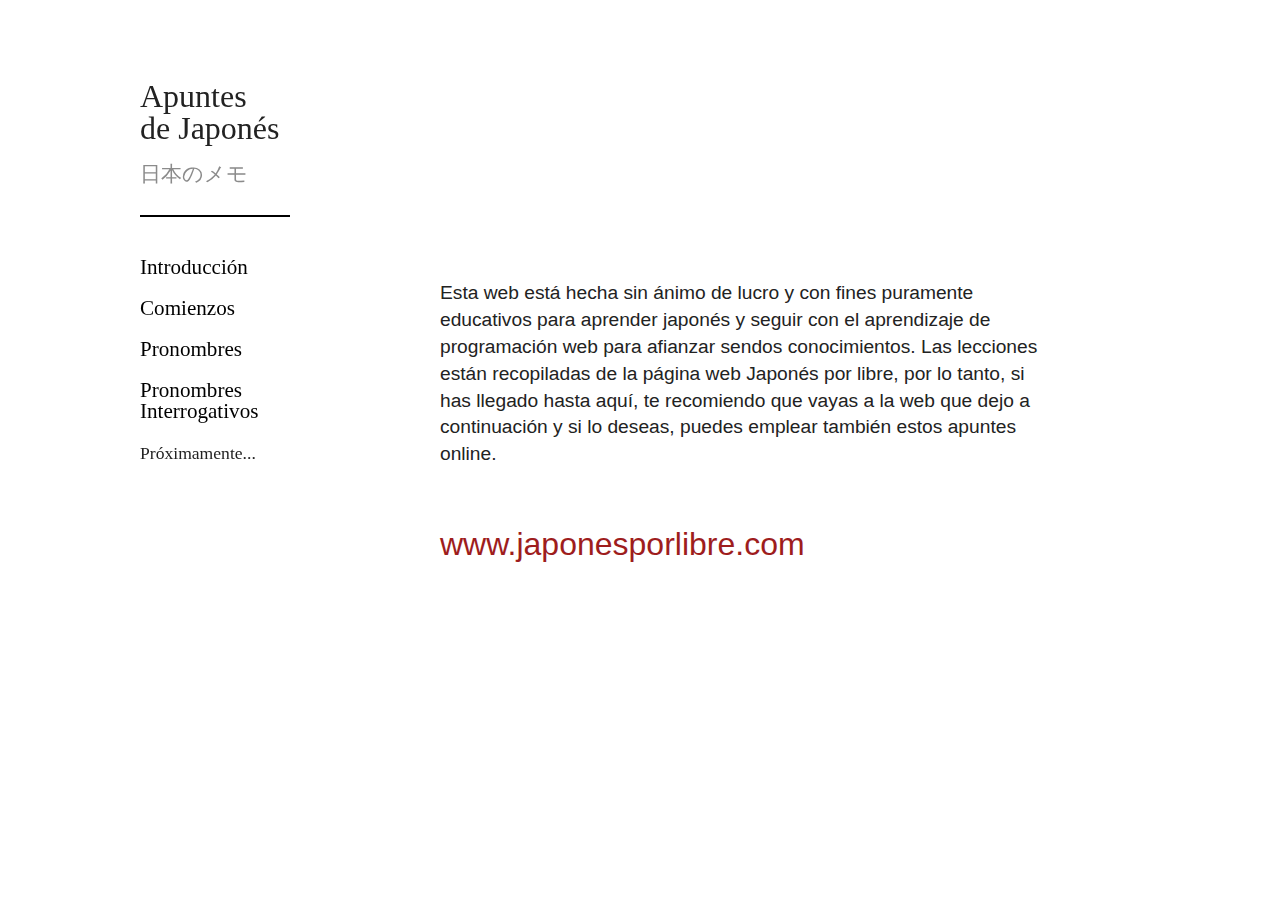
<file: index.html>
<!DOCTYPE html>
<html lang="en">
<head>
    <meta charset="UTF-8">
    <meta name="viewport" content="width=device-width, initial-scale=1.0">
    <title>Apuntes de Japonés</title>
    <link rel="stylesheet" href="css/style.css">
    <link rel="shortcut icon" href="img/japan-png-7.png" type="image/x-icon">
</head>
<body>

    <div class="container">
        <nav class="sidebar" id="navbar">
            <h1>Apuntes<br>
                de Japonés</h1>
                <h2>日本のメモ</h2>

            <hr>
            <ul>
                <li><a href="index.html">Introducción</a></li>
                <li><a href="comienzos.html">Comienzos</a></li>
                <li><a href="index.html">Pronombres</a></li>
                <li><a href="index.html">Pronombres Interrogativos</a></li>
                <li><a href="index.html"></a>Próximamente...</li>
            </ul>
        </nav>

        <div class="contenido">
            <p>Esta web está hecha sin ánimo de lucro y con fines puramente educativos para aprender japonés y seguir con el aprendizaje de programación web para afianzar sendos conocimientos. Las lecciones están recopiladas de la página web Japonés por libre, por lo tanto, si has llegado hasta aquí, te recomiendo que vayas a la web que dejo a continuación y si lo deseas, puedes emplear también estos apuntes online.</p>
            <a href="https://www.japonesporlibre.com">www.japonesporlibre.com</a>
        </div>
    </div>
</body>
</html>
</file>
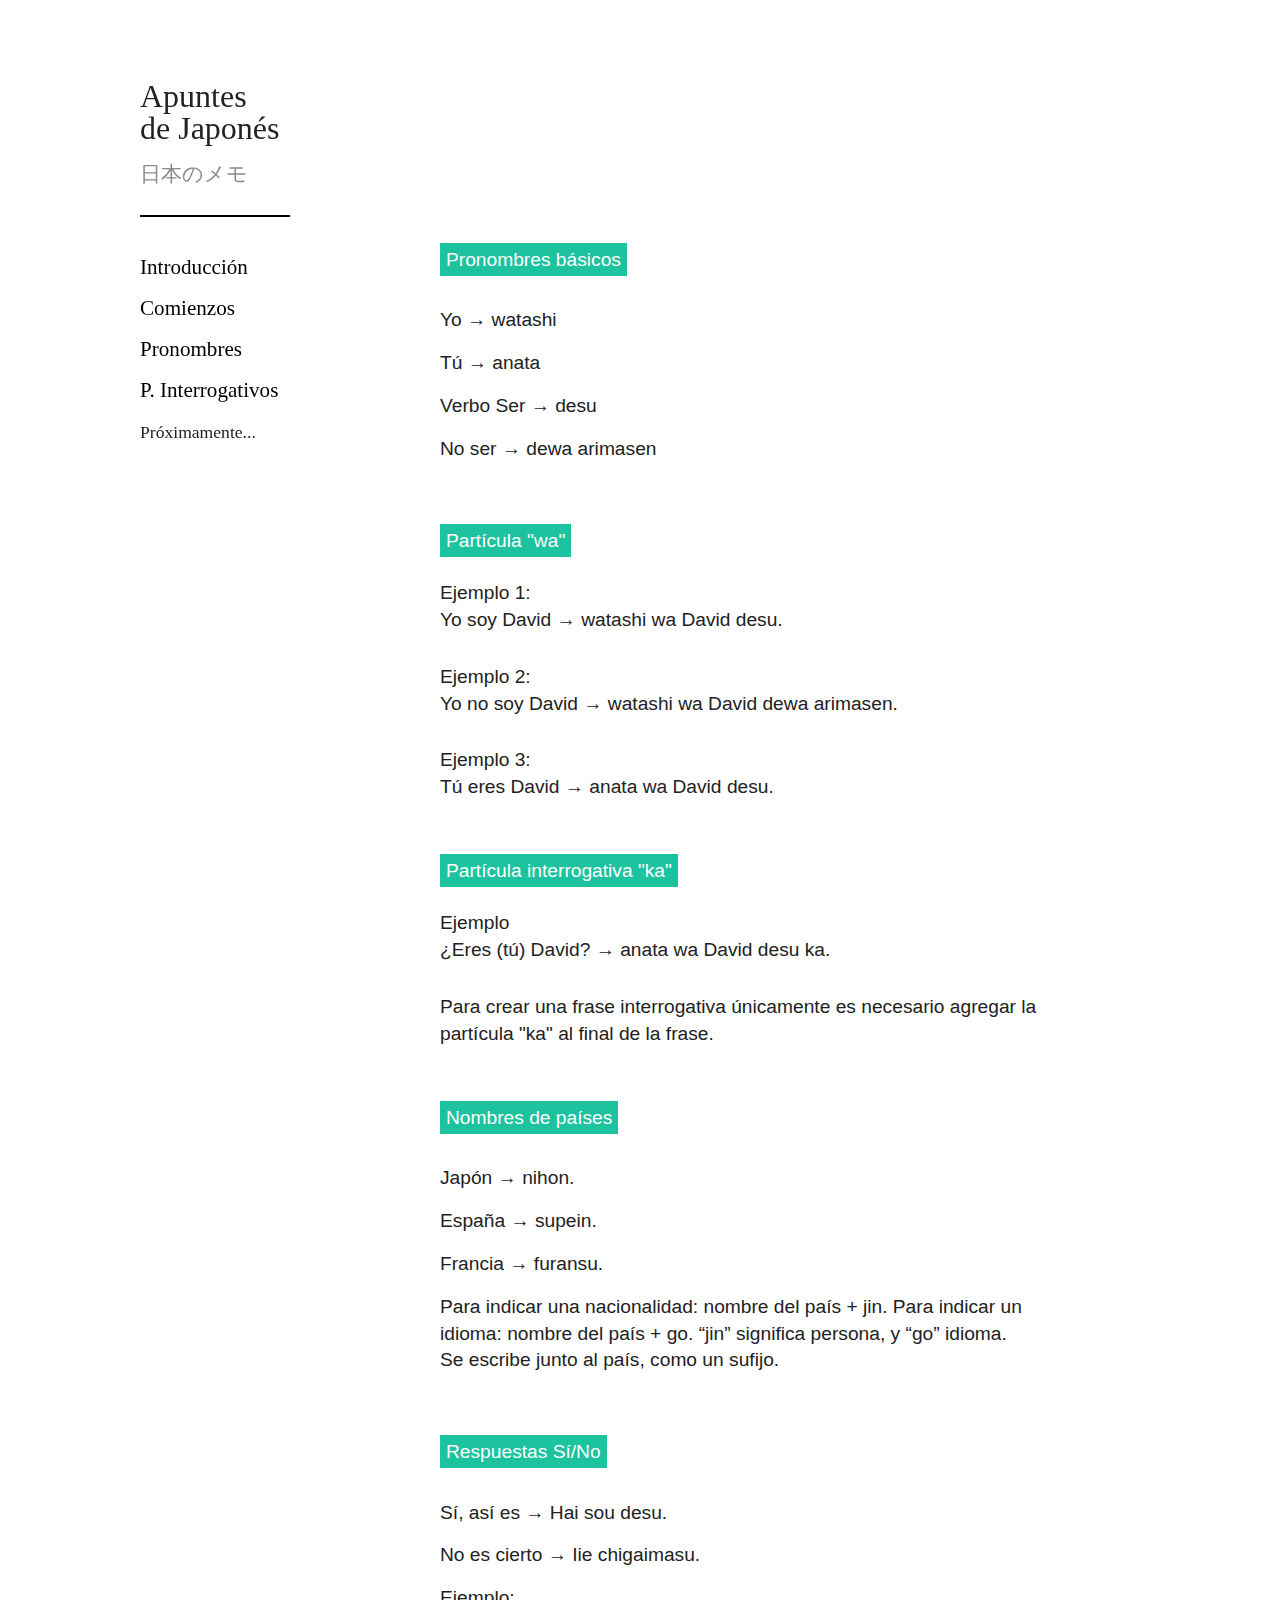
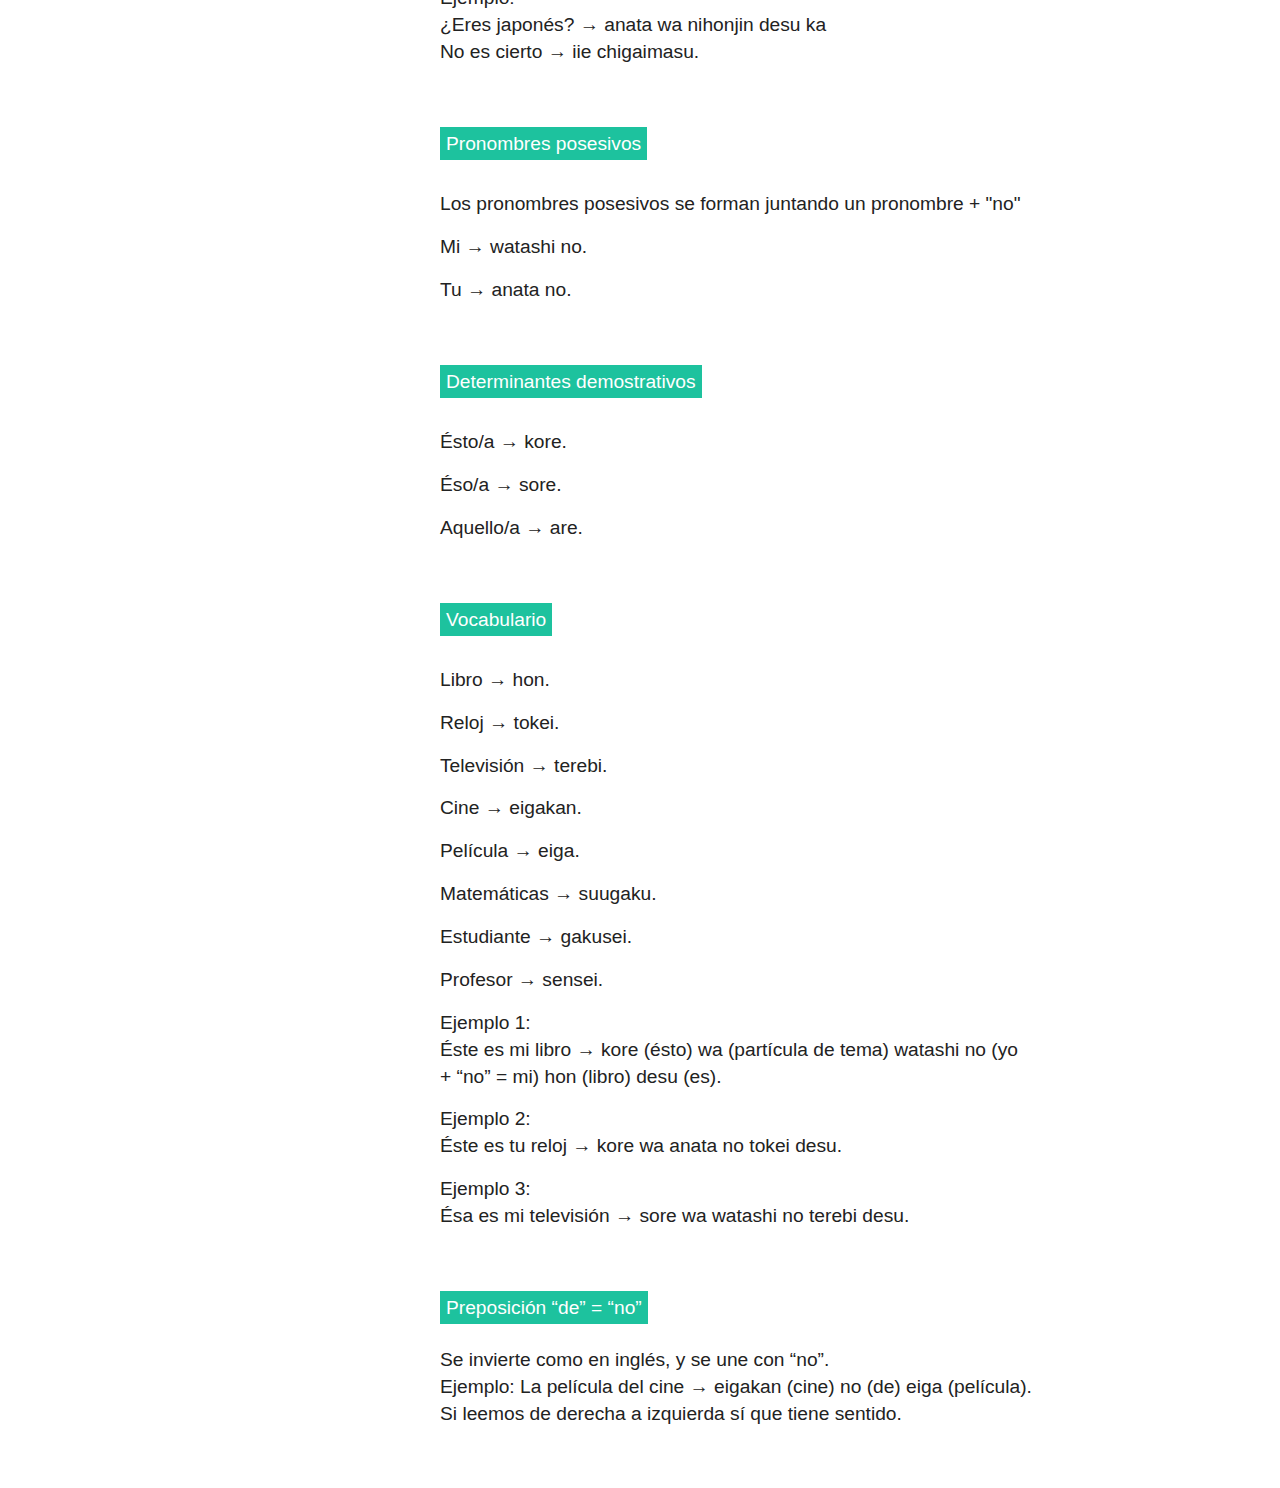
<file: comienzos.html>
<!DOCTYPE html>
<html lang="en">
<head>
    <meta charset="UTF-8">
    <meta name="viewport" content="width=device-width, initial-scale=1.0">
    <title>Apuntes de Japonés</title>
    <link rel="stylesheet" href="css/style.css">
    <link rel="shortcut icon" href="img/japan-png-7.png" type="image/x-icon">
</head>
<body>

    <div class="container">
        <nav class="sidebar" id="navbar">
            <h1>Apuntes<br>
                de Japonés</h1>
            <h2>日本のメモ</h2>

            <hr>
            <ul>
                <li><a href="index.html">Introducción</a></li>
                <li><a href="index.html">Comienzos</a></li>
                <li><a href="index.html">Pronombres</a></li>
                <li><a href="index.html">P. Interrogativos</a></li>
                <li><a href="index.html"></a>Próximamente...</li>
            </ul>
        </nav>

        <div class="contenido">
            <span>Pronombres básicos</span>
            
            <ul>
                <li>Yo → watashi</li>
                <li>Tú → anata</li>
                <li>Verbo Ser → desu</li>
                <li>No ser → dewa arimasen</li>
            </ul>

            <span>Partícula "wa"</span>
            <p>Ejemplo 1:<br>Yo soy David → watashi wa David desu.</p>
            <p style="margin-top: -30px">Ejemplo 2:<br>Yo no soy David → watashi wa David dewa arimasen.</p>
            <p style="margin-top: -30px">Ejemplo 3:<br>Tú eres David → anata wa David desu.</p>

            <span>Partícula interrogativa "ka"</span>
            <p>Ejemplo<br>¿Eres (tú) David? → anata wa David desu ka.</p>
            <p style="margin-top: -30px">Para crear una frase interrogativa únicamente es necesario agregar la partícula "ka" al final de la frase.</p>

            <span>Nombres de países</span>
            <ul>
                <li>Japón → nihon.</li>
                <li>España → supein.</li>
                <li>Francia → furansu.</li>
                <li>Para indicar una nacionalidad: nombre del país + jin.
                    Para indicar un idioma: nombre del país + go.
                    “jin” significa persona, y “go” idioma. Se escribe junto al país, como un sufijo.</li>
            </ul>

            <span>Respuestas Sí/No</span>
            <ul>
                <li>Sí, así es → Hai sou desu.</li>
                <li>No es cierto → Iie chigaimasu.</li>
                <li>Ejemplo:<br>¿Eres japonés? → anata wa nihonjin desu ka<br>No es cierto → iie chigaimasu.</li>
            </ul>

            <span>Pronombres posesivos</span>
            <ul>
                <li>Los pronombres posesivos se forman juntando un pronombre + "no"</li>
                <li>Mi → watashi no.</li>
                <li>Tu → anata no.</li>
            </ul>

            <span>Determinantes demostrativos</span>
            <ul>
                <li>Ésto/a → kore.</li>
                <li>Éso/a → sore.</li>
                <li>Aquello/a → are.</li>
            </ul>

            <span>Vocabulario</span>
            <ul>
                <li>Libro → hon.</li>
                <li>Reloj → tokei.</li>
                <li>Televisión → terebi.</li>
                <li>Cine → eigakan.</li>
                <li>Película → eiga.</li>
                <li>Matemáticas → suugaku.</li>
                <li>Estudiante → gakusei.</li>
                <li>Profesor → sensei.</li>
                <li>Ejemplo 1:<br>Éste es mi libro → kore (ésto) wa (partícula de tema) watashi no (yo + “no” = mi) hon (libro) desu (es).</li>
                <li>Ejemplo 2:<br>Éste es tu reloj → kore wa anata no tokei desu.</li>
                <li>Ejemplo 3:<br>Ésa es mi televisión → sore wa watashi no terebi desu.</li>
            </ul>
            <span>Preposición “de” = “no”</span>
            <p>Se invierte como en inglés, y se une con “no”.<br>
                Ejemplo: La película del cine → eigakan (cine) no (de) eiga (película).<br>
                Si leemos de derecha a izquierda sí que tiene sentido.</p>
        </div>
    </div>
</body>
</html>
</file>
<file: css/style.css>
/* http://meyerweb.com/eric/tools/css/reset/
   v2.0-modified | 20110126
   License: none (public domain)
*/

html, body, div, span, applet, object, iframe,
h1, h2, h3, h4, h5, h6, p, blockquote, pre,
a, abbr, acronym, address, big, cite, code,
del, dfn, em, img, ins, kbd, q, s, samp,
small, strike, strong, sub, sup, tt, var,
b, u, i, center,
dl, dt, dd, ol, ul, li,
fieldset, form, label, legend,
table, caption, tbody, tfoot, thead, tr, th, td,
article, aside, canvas, details, embed,
figure, figcaption, footer, header, hgroup,
menu, nav, output, ruby, section, summary,
time, mark, audio, video {
  margin: 0;
	padding: 0;
	border: 0;
	font-size: 100%;
	font: inherit;
	vertical-align: baseline;
}

/* make sure to set some focus styles for accessibility */
:focus {
    outline: 0;
}

/* HTML5 display-role reset for older browsers */
article, aside, details, figcaption, figure,
footer, header, hgroup, menu, nav, section {
	display: block;
}

body {
	line-height: 1;
}

ol, ul {
	list-style: none;
}

blockquote, q {
	quotes: none;
}

blockquote:before, blockquote:after,
q:before, q:after {
	content: '';
	content: none;
}

table {
	border-collapse: collapse;
	border-spacing: 0;
}

input[type=search]::-webkit-search-cancel-button,
input[type=search]::-webkit-search-decoration,
input[type=search]::-webkit-search-results-button,
input[type=search]::-webkit-search-results-decoration {
    -webkit-appearance: none;
    -moz-appearance: none;
}

input[type=search] {
    -webkit-appearance: none;
    -moz-appearance: none;
    -webkit-box-sizing: content-box;
    -moz-box-sizing: content-box;
    box-sizing: content-box;
}

textarea {
    overflow: auto;
    vertical-align: top;
    resize: vertical;
}

/**
 * Correct `inline-block` display not defined in IE 6/7/8/9 and Firefox 3.
 */

audio,
canvas,
video {
    display: inline-block;
    *display: inline;
    *zoom: 1;
    max-width: 100%;
}

/**
 * Prevent modern browsers from displaying `audio` without controls.
 * Remove excess height in iOS 5 devices.
 */

audio:not([controls]) {
    display: none;
    height: 0;
}

/**
 * Address styling not present in IE 7/8/9, Firefox 3, and Safari 4.
 * Known issue: no IE 6 support.
 */

[hidden] {
    display: none;
}

/**
 * 1. Correct text resizing oddly in IE 6/7 when body `font-size` is set using
 *    `em` units.
 * 2. Prevent iOS text size adjust after orientation change, without disabling
 *    user zoom.
 */

html {
    font-size: 100%; /* 1 */
    -webkit-text-size-adjust: 100%; /* 2 */
    -ms-text-size-adjust: 100%; /* 2 */
}

/**
 * Address `outline` inconsistency between Chrome and other browsers.
 */

a:focus {
    outline: thin dotted;
}

/**
 * Improve readability when focused and also mouse hovered in all browsers.
 */

a:active,
a:hover {
    outline: 0;
}

/**
 * 1. Remove border when inside `a` element in IE 6/7/8/9 and Firefox 3.
 * 2. Improve image quality when scaled in IE 7.
 */

img {
    border: 0; /* 1 */
    -ms-interpolation-mode: bicubic; /* 2 */
}

/**
 * Address margin not present in IE 6/7/8/9, Safari 5, and Opera 11.
 */

figure {
    margin: 0;
}

/**
 * Correct margin displayed oddly in IE 6/7.
 */

form {
    margin: 0;
}

/**
 * Define consistent border, margin, and padding.
 */

fieldset {
    border: 1px solid #c0c0c0;
    margin: 0 2px;
    padding: 0.35em 0.625em 0.75em;
}

/**
 * 1. Correct color not being inherited in IE 6/7/8/9.
 * 2. Correct text not wrapping in Firefox 3.
 * 3. Correct alignment displayed oddly in IE 6/7.
 */

legend {
    border: 0; /* 1 */
    padding: 0;
    white-space: normal; /* 2 */
    *margin-left: -7px; /* 3 */
}

/**
 * 1. Correct font size not being inherited in all browsers.
 * 2. Address margins set differently in IE 6/7, Firefox 3+, Safari 5,
 *    and Chrome.
 * 3. Improve appearance and consistency in all browsers.
 */

button,
input,
select,
textarea {
    font-size: 100%; /* 1 */
    margin: 0; /* 2 */
    vertical-align: baseline; /* 3 */
    *vertical-align: middle; /* 3 */
}

/**
 * Address Firefox 3+ setting `line-height` on `input` using `!important` in
 * the UA stylesheet.
 */

button,
input {
    line-height: normal;
}

/**
 * Address inconsistent `text-transform` inheritance for `button` and `select`.
 * All other form control elements do not inherit `text-transform` values.
 * Correct `button` style inheritance in Chrome, Safari 5+, and IE 6+.
 * Correct `select` style inheritance in Firefox 4+ and Opera.
 */

button,
select {
    text-transform: none;
}

/**
 * 1. Avoid the WebKit bug in Android 4.0.* where (2) destroys native `audio`
 *    and `video` controls.
 * 2. Correct inability to style clickable `input` types in iOS.
 * 3. Improve usability and consistency of cursor style between image-type
 *    `input` and others.
 * 4. Remove inner spacing in IE 7 without affecting normal text inputs.
 *    Known issue: inner spacing remains in IE 6.
 */

button,
html input[type="button"], /* 1 */
input[type="reset"],
input[type="submit"] {
    -webkit-appearance: button; /* 2 */
    cursor: pointer; /* 3 */
    *overflow: visible;  /* 4 */
}

/**
 * Re-set default cursor for disabled elements.
 */

button[disabled],
html input[disabled] {
    cursor: default;
}

/**
 * 1. Address box sizing set to content-box in IE 8/9.
 * 2. Remove excess padding in IE 8/9.
 * 3. Remove excess padding in IE 7.
 *    Known issue: excess padding remains in IE 6.
 */

input[type="checkbox"],
input[type="radio"] {
    box-sizing: border-box; /* 1 */
    padding: 0; /* 2 */
    *height: 13px; /* 3 */
    *width: 13px; /* 3 */
}

/**
 * 1. Address `appearance` set to `searchfield` in Safari 5 and Chrome.
 * 2. Address `box-sizing` set to `border-box` in Safari 5 and Chrome
 *    (include `-moz` to future-proof).
 */

input[type="search"] {
    -webkit-appearance: textfield; /* 1 */
    -moz-box-sizing: content-box;
    -webkit-box-sizing: content-box; /* 2 */
    box-sizing: content-box;
}

/**
 * Remove inner padding and search cancel button in Safari 5 and Chrome
 * on OS X.
 */

input[type="search"]::-webkit-search-cancel-button,
input[type="search"]::-webkit-search-decoration {
    -webkit-appearance: none;
}

/**
 * Remove inner padding and border in Firefox 3+.
 */

button::-moz-focus-inner,
input::-moz-focus-inner {
    border: 0;
    padding: 0;
}

/**
 * 1. Remove default vertical scrollbar in IE 6/7/8/9.
 * 2. Improve readability and alignment in all browsers.
 */

textarea {
    overflow: auto; /* 1 */
    vertical-align: top; /* 2 */
}

/**
 * Remove most spacing between table cells.
 */

table {
    border-collapse: collapse;
    border-spacing: 0;
}

html,
button,
input,
select,
textarea {
    color: #222;
}


::-moz-selection {
    background: #b3d4fc;
    text-shadow: none;
}

::selection {
    background: #b3d4fc;
    text-shadow: none;
}

img {
    vertical-align: middle;
}

fieldset {
    border: 0;
    margin: 0;
    padding: 0;
}

textarea {
    resize: vertical;
}

.chromeframe {
    margin: 0.2em 0;
    background: #ccc;
    color: #000;
    padding: 0.2em 0;
}

/* A partuir de aquí vienen los estilos */

header {
    width: 1000px;
    margin: auto;
    margin-top: 80px;
}

.sidebar h1 {
    font-size: 2em;
    margin-bottom: 20px;
}

.sidebar h2 {
    font-size: 1.3em;
    color: rgb(139, 139, 139);
    margin-bottom: 30px;
}

.container {
    width: 1000px;
    margin: auto;
    display: flex;
    box-sizing: border-box;
}

.sidebar {
    margin-top: 80px;
    width: 150px;
    box-sizing: border-box;
    position: fixed;
    top: 0;
}


.sidebar hr {
    width: 100%;
    height: 2px;
    background-color: black;
    border: none;
}

.sidebar ul {
    margin-top: 30px;
}

.sidebar li {
    font-size: 1.1em;
    padding: 10px;
    padding-left: 0px;
}

.sidebar a {
    color: #000;
    font-size: 1.2em;
    text-decoration: none;
    transition: 0.2s;
}

.sidebar a:hover {
    color: rgb(29, 194, 158);
}

.contenido {
    width: 60%;
    box-sizing: border-box;
    margin-top: 250px;
    margin-left: 300px;
    font-family: Arial, "Helvetica Neue", Helvetica, sans-serif;
}

.contenido p {
    font-size: 1.2em;
    line-height: 1.4em;
    margin-top: 30px;
    margin-bottom: 60px;
}

.contenido a {
    font-size: 2em;
    text-decoration: none;
    color: rgb(158, 29, 29);
    transition: 0.2s;
}

.contenido a:hover {
    color: seagreen;
}

.contenido span {
    background-color: rgb(29, 194, 158);
    color: white;
    padding: 6px;
    font-size: 1.2em;
}

.contenido ul {
    margin-top: 30px;
    margin-bottom: 60px;
}

.contenido li {
    padding: 8px;
    padding-left: 0px;
    font-size: 1.2em;
    line-height: 1.4em;
}
</file>
